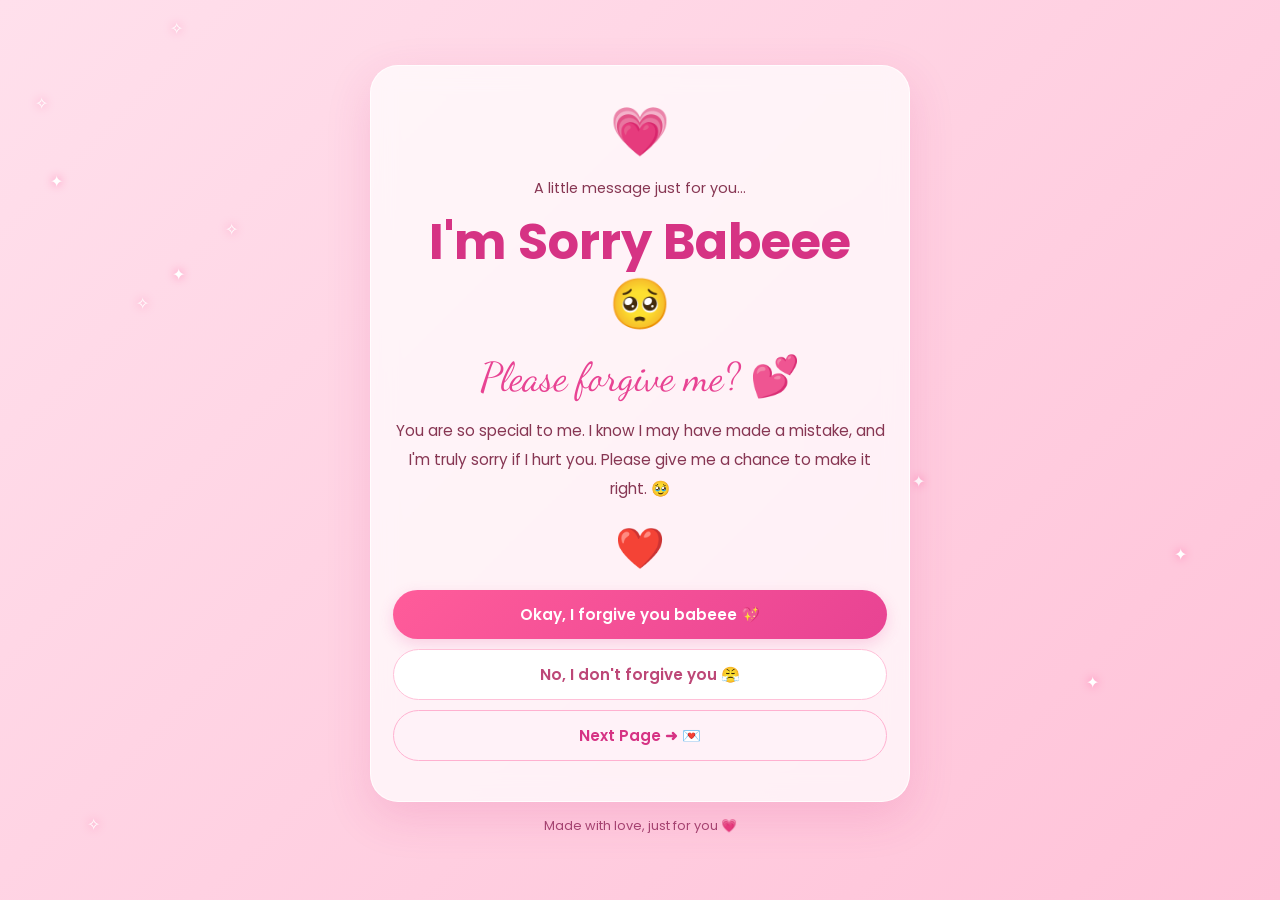
<file: index.html>
<!DOCTYPE html>
<html lang="en">
<head>
    <meta charset="UTF-8">
    <meta name="viewport" content="width=device-width, initial-scale=1.0">
    <title>I'm Sorry Babeee 💗</title>
    <link rel="stylesheet" href="style.css">
</head>
<body>

    <main class="container">
        <section class="card page-content">

            <div class="top-heart">💗</div>

            <p class="small-text">A little message just for you...</p>

            <h1>I'm Sorry Babeee 🥺</h1>

            <p class="love-text">Please forgive me? 💕</p>

            <p class="message">
                You are so special to me.
                I know I may have made a mistake,
                and I'm truly sorry if I hurt you.
                Please give me a chance to make it right. 🥹
            </p>

            <div class="big-heart">❤️</div>

            <!-- OPTION 1 -->
            <button id="yesBtn" class="yes-btn">
                Okay, I forgive you babeee 💖
            </button>

            <!-- OPTION 2 -->
            <button id="noBtn" class="no-btn">
                No, I don't forgive you 😤
            </button>

            <!-- FORGIVEN MESSAGE -->
            <div id="yesMessage" class="result-message" hidden>
                <h2>YAYYYY! 🥹💗</h2>
                <p>Thank you, babeee! Sending you the biggest hug! 🤗</p>
                <p>I promise I'll try to do better. 💕</p>
                <div class="result-emoji">😘💋💖</div>
            </div>

            <a class="btn back-link" href="page2.html">
                Next Page ➜ 💌
            </a>

        </section>

        <footer>Made with love, just for you 💗</footer>
    </main>


    <!-- POPUP FOR THE NO BUTTON -->
    <div id="sorryModal" class="modal" hidden>
        <div class="modal-box">

            <button id="closeModal" class="close-btn"
                    aria-label="Close popup">×</button>

            <div class="modal-heart">🥺💗</div>

            <h2>Waittt babeee! 😭</h2>

            <p class="popup-text">
                Please don't say nooo! 🥹💕
                <br>
                Look at these memories...
                I just want to see you smile again.
            </p>

            <!-- PHOTO 1: CHANGE THIS FILE NAME -->
          <img
    class="popup-photo"
    src="kr de naaa.jpg"
    alt="Our special memory"
>

            <p class="popup-caption">
                One of my favourite memories with you 💖
            </p>

            
            <p class="popup-text">
                You're important to me, babeee.
                I'm sorry, and whenever you're ready,
                I'd love to make things right. 💌
            </p>

            <button id="tryAgainBtn" class="yes-btn">
                Okay, let me think 🥺💗
            </button>

            <button id="closeBtn" class="no-popup-btn">
                Close popup
            </button>

        </div>
    </div>

    <script src="script.js"></script>
</body>
</html>
</file>
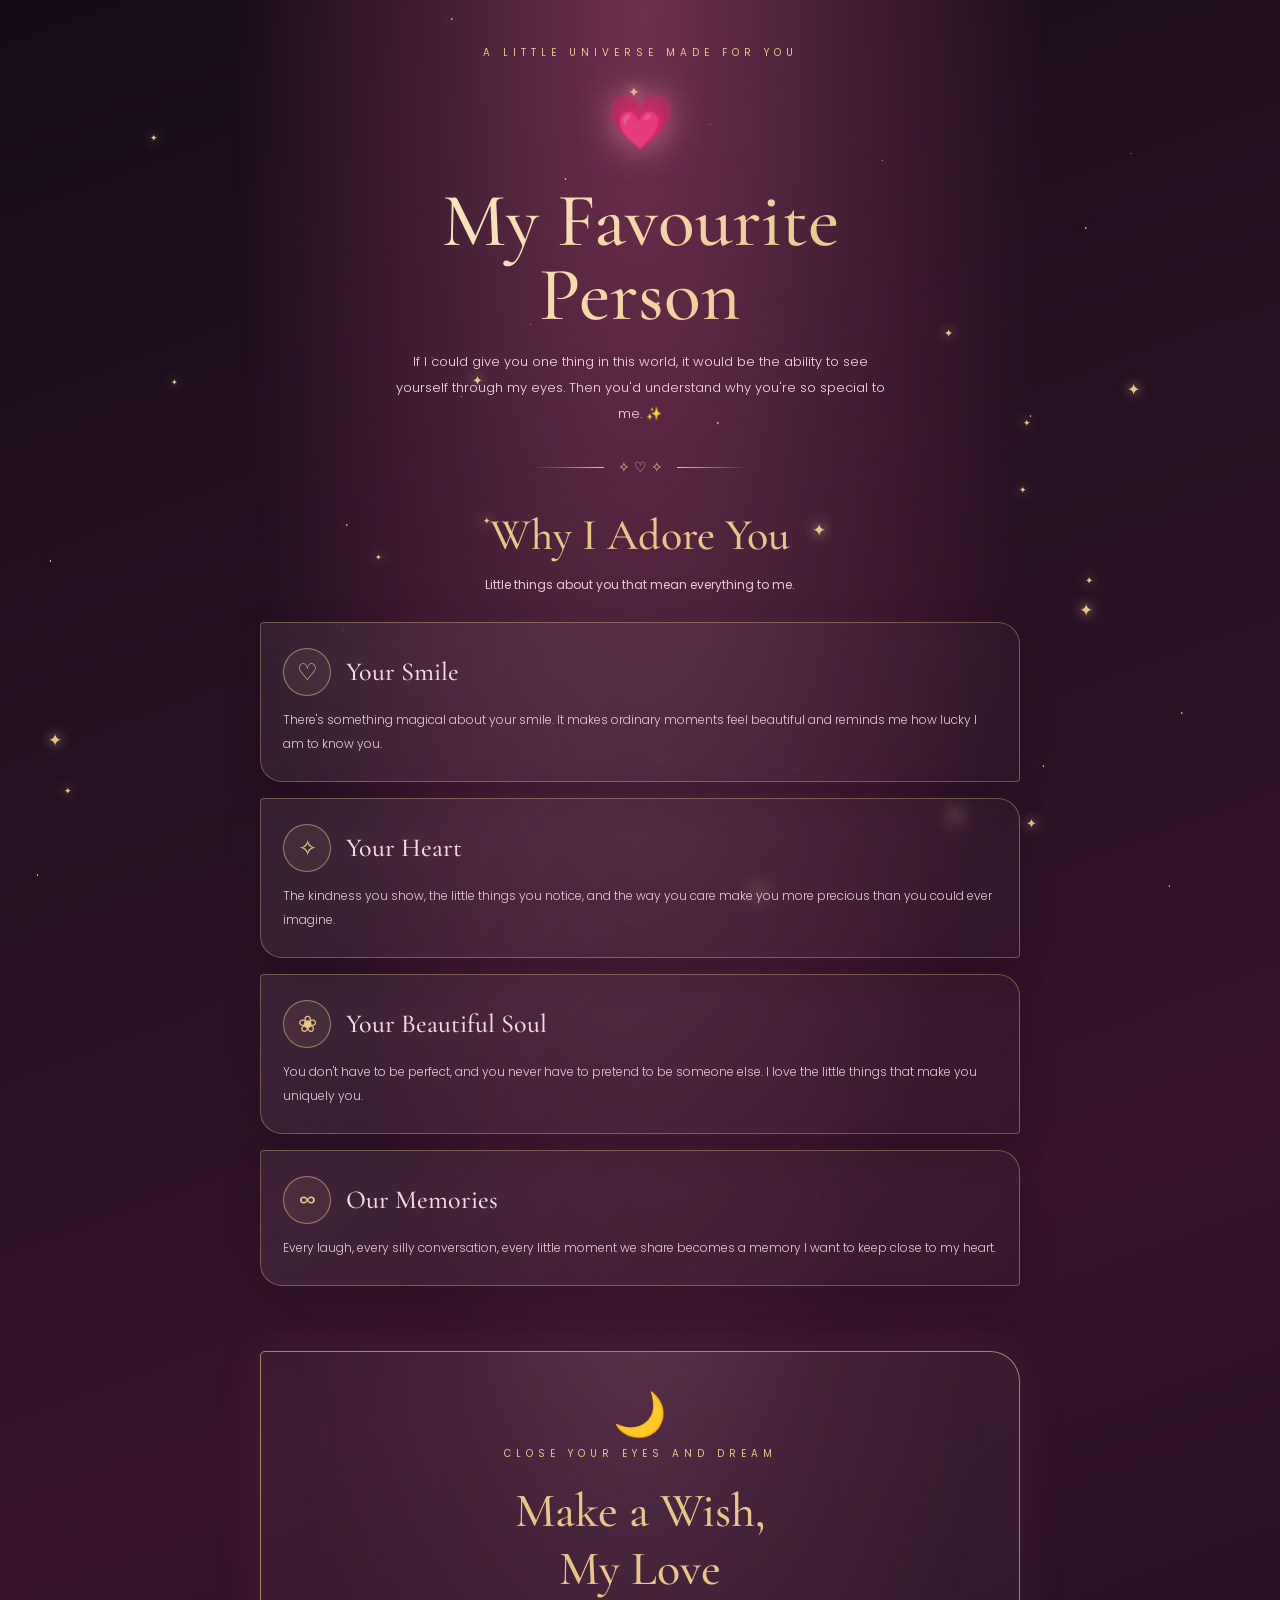
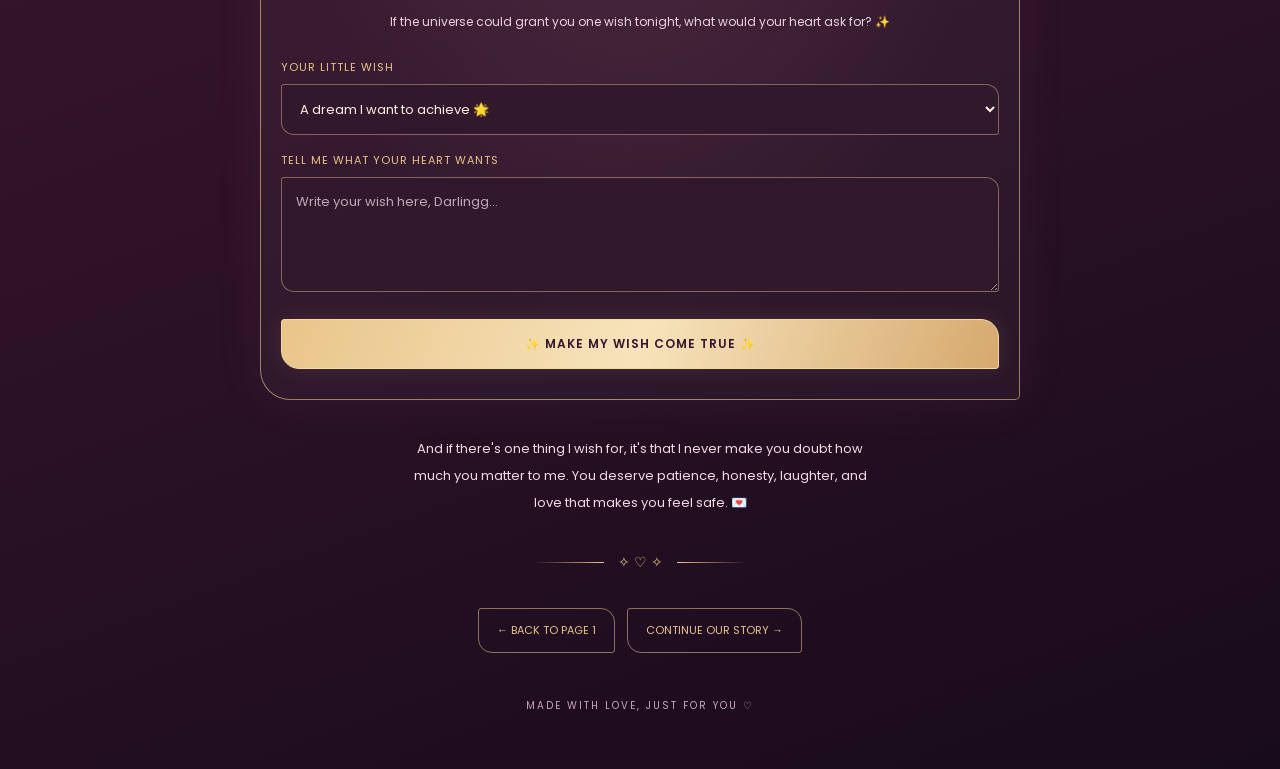
<file: page2.html>
<!DOCTYPE html>
<html lang="en">
<head>
  <meta charset="UTF-8">
  <meta name="viewport" content="width=device-width, initial-scale=1.0">
  <meta name="theme-color" content="#270e20">
  <title>For My Favourite Person ✨</title>

  <style>
    @import url('https://fonts.googleapis.com/css2?family=Cormorant+Garamond:wght@400;500;600;700&family=Poppins:wght@300;400;500;600&display=swap');

    :root {
      --gold: #e9c58a;
      --rose: #d68caa;
      --cream: #fff0dc;
      --dark: #270e20;
    }

    * {
      box-sizing: border-box;
    }

    html {
      scroll-behavior: smooth;
    }

    body {
      margin: 0;
      min-height: 100vh;
      overflow-x: hidden;
      background:
        radial-gradient(ellipse at 50% 0%, #6e304f 0%, transparent 45%),
        linear-gradient(160deg, #160b18, #35142c 55%, #180b1b);
      color: var(--cream);
      font-family: 'Poppins', sans-serif;
      text-align: center;
    }

    #particles {
      position: fixed;
      inset: 0;
      width: 100%;
      height: 100%;
      pointer-events: none;
      z-index: 0;
      overflow: hidden;
    }

    .sparkle {
      position: absolute;
      color: var(--gold);
      animation: twinkle ease-in-out infinite alternate;
      text-shadow: 0 0 12px #f9dba5;
    }

    .page {
      position: relative;
      z-index: 1;
      width: min(100% - 30px, 760px);
      margin: auto;
      padding: 45px 0 55px;
    }

    .eyebrow {
      color: var(--gold);
      font-size: 10px;
      letter-spacing: 5px;
      text-transform: uppercase;
      margin-bottom: 20px;
    }

    .hero-heart {
      display: inline-block;
      font-size: 54px;
      filter: drop-shadow(0 0 18px #e875a0);
      animation: heartbeat 2s infinite;
    }

    h1, h2, h3 {
      font-family: 'Cormorant Garamond', Georgia, serif;
      font-weight: 500;
    }

    h1 {
      font-size: clamp(43px, 9vw, 76px);
      line-height: 0.98;
      margin: 22px 0 16px;
      background: linear-gradient(110deg, #fff2d4, #e9c58a, #fff6e8, #cf91b0);
      background-size: 250% auto;
      color: transparent;
      -webkit-background-clip: text;
      background-clip: text;
      animation: goldShimmer 6s linear infinite;
    }

    .intro {
      max-width: 500px;
      margin: 0 auto;
      color: #f2dce7;
      font-size: 13px;
      line-height: 2;
      font-weight: 300;
    }

    .ornament {
      display: flex;
      justify-content: center;
      align-items: center;
      gap: 14px;
      color: var(--gold);
      margin: 30px 0;
      font-size: 14px;
    }

    .ornament::before,
    .ornament::after {
      content: "";
      height: 1px;
      width: 70px;
      background: linear-gradient(90deg, transparent, var(--gold));
    }

    .ornament::after {
      transform: rotate(180deg);
    }

    .section-title {
      font-size: clamp(32px, 7vw, 44px);
      color: var(--gold);
      margin: 12px 0;
    }

    .section-subtitle {
      color: #e6cbd9;
      font-size: 12px;
      line-height: 1.9;
      margin: 0 auto 25px;
    }

    .reason-card {
      position: relative;
      padding: 25px 22px;
      margin: 16px 0;
      text-align: left;
      border: 1px solid rgba(233, 197, 138, 0.36);
      border-radius: 4px 22px 4px 22px;
      background: linear-gradient(
        135deg,
        rgba(255,255,255,0.075),
        rgba(255,255,255,0.018)
      );
      box-shadow: 0 12px 38px rgba(0,0,0,0.14);
      backdrop-filter: blur(8px);
      opacity: 0;
      transform: translateY(24px);
      transition: opacity 0.8s, transform 0.8s, border-color 0.3s;
    }

    .reason-card.visible {
      opacity: 1;
      transform: translateY(0);
    }

    .reason-card:hover {
      border-color: var(--gold);
    }

    .card-top {
      display: flex;
      align-items: center;
      gap: 15px;
      margin-bottom: 12px;
    }

    .card-icon {
      display: grid;
      place-items: center;
      width: 48px;
      height: 48px;
      flex-shrink: 0;
      border: 1px solid rgba(233,197,138,0.55);
      border-radius: 50%;
      color: var(--gold);
      font-size: 23px;
      background: rgba(233,197,138,0.07);
    }

    .reason-card h3 {
      color: #f4d7e5;
      font-size: 26px;
      margin: 0;
    }

    .reason-card p {
      color: #e6ceda;
      font-size: 12px;
      line-height: 2;
      font-weight: 300;
      margin: 0;
    }

    .wish-section {
      margin-top: 65px;
      padding: 30px 20px;
      border: 1px solid rgba(233,197,138,0.6);
      background:
        radial-gradient(ellipse at 50% 0%, rgba(214,140,170,0.15), transparent 65%),
        rgba(255,255,255,0.035);
      box-shadow: 0 0 50px rgba(214,140,170,0.08);
      border-radius: 5px 30px 5px 30px;
    }

    .wish-moon {
      font-size: 43px;
      display: inline-block;
      animation: moonGlow 3s ease-in-out infinite;
    }

    .wish-section h2 {
      font-size: clamp(35px, 8vw, 48px);
      color: var(--gold);
      margin: 10px 0;
    }

    .wish-section > p {
      font-size: 12px;
      line-height: 2;
      color: #e9d3df;
    }

    .wish-form {
      text-align: left;
      margin-top: 25px;
    }

    .wish-form label {
      display: block;
      margin: 17px 0 8px;
      color: var(--gold);
      font-size: 11px;
      letter-spacing: 1px;
    }

    select, textarea {
      width: 100%;
      padding: 14px;
      border: 1px solid rgba(233,197,138,0.45);
      border-radius: 3px 13px 3px 13px;
      background: #32182d;
      color: #fff0dc;
      font: inherit;
      font-size: 13px;
      outline: none;
    }

    select:focus, textarea:focus {
      border-color: var(--gold);
      box-shadow: 0 0 15px rgba(233,197,138,0.12);
    }

    textarea {
      resize: vertical;
      min-height: 115px;
    }

    textarea::placeholder {
      color: #c3a6b8;
    }

    .lux-button {
      display: inline-block;
      width: 100%;
      padding: 15px 18px;
      margin-top: 20px;
      border: 1px solid #f4d9a4;
      border-radius: 3px 18px 3px 18px;
      background: linear-gradient(110deg, #e9c58a, #f7e3bb, #d6a96e);
      color: #35152b;
      font-family: 'Poppins', sans-serif;
      font-size: 12px;
      font-weight: 600;
      letter-spacing: 1px;
      cursor: pointer;
      box-shadow: 0 0 22px rgba(233,197,138,0.12);
      transition: transform 0.25s, box-shadow 0.25s;
    }

    .lux-button:hover {
      transform: translateY(-2px);
      box-shadow: 0 0 28px rgba(233,197,138,0.25);
    }

    .wish-result {
      display: none;
      margin-top: 25px;
      padding: 22px 16px;
      border: 1px solid rgba(233,197,138,0.45);
      background: rgba(0,0,0,0.14);
      animation: reveal 0.8s ease both;
    }

    .wish-result.show {
      display: block;
    }

    .wish-result h3 {
      color: var(--gold);
      font-size: 30px;
      margin: 0 0 12px;
    }

    #displayWish {
      white-space: pre-wrap;
      overflow-wrap: anywhere;
      color: #fff0dc;
      font-size: 13px;
      line-height: 1.9;
    }

    .love-message {
      color: #f3d9e5;
      font-size: 13px;
      line-height: 2.1;
      margin: 35px auto;
      max-width: 470px;
    }

    .signature {
      font-family: 'Cormorant Garamond', Georgia, serif;
      font-size: 30px;
      color: var(--gold);
      font-style: italic;
    }

    .navigation {
      display: flex;
      gap: 12px;
      flex-wrap: wrap;
      justify-content: center;
      margin-top: 35px;
    }

    .nav-link {
      display: inline-block;
      padding: 13px 18px;
      text-decoration: none;
      color: var(--gold);
      border: 1px solid rgba(233,197,138,0.55);
      font-size: 11px;
      border-radius: 3px 14px 3px 14px;
      transition: background 0.3s, color 0.3s;
    }

    .nav-link:hover {
      background: var(--gold);
      color: var(--dark);
    }

    .footer {
      margin-top: 45px;
      color: #c6a7ba;
      font-size: 10px;
      letter-spacing: 2px;
    }

    @keyframes heartbeat {
      0%, 100% { transform: scale(1); }
      50% { transform: scale(1.13); }
    }

    @keyframes goldShimmer {
      to { background-position: 250% center; }
    }

    @keyframes twinkle {
      from { opacity: 0.15; transform: scale(0.7) rotate(0); }
      to { opacity: 0.9; transform: scale(1.3) rotate(45deg); }
    }

    @keyframes moonGlow {
      0%, 100% { filter: drop-shadow(0 0 5px #e9c58a); }
      50% { filter: drop-shadow(0 0 22px #e9c58a); }
    }

    @keyframes reveal {
      from { opacity: 0; transform: translateY(15px) scale(0.97); }
      to { opacity: 1; transform: translateY(0) scale(1); }
    }

    @media (max-width: 480px) {
      .page {
        width: min(100% - 24px, 760px);
        padding-top: 35px;
      }

      .eyebrow {
        letter-spacing: 3px;
        font-size: 9px;
      }

      .reason-card {
        padding: 20px 16px;
      }

      .reason-card h3 {
        font-size: 23px;
      }

      .wish-section {
        padding: 25px 15px;
        margin-top: 45px;
      }

      .navigation {
        flex-direction: column;
      }

      .nav-link {
        width: 100%;
      }
    }

    @media (prefers-reduced-motion: reduce) {
      *, *::before, *::after {
        animation: none !important;
        scroll-behavior: auto !important;
        transition: none !important;
      }

      .reason-card {
        opacity: 1;
        transform: none;
      }
    }

  
/* Star-to-universe wish animation */
.wish-universe {
  display: none;
  position: fixed;
  inset: 0;
  z-index: 9999;
  background: radial-gradient(circle, #30104b, #090014 75%);
  align-items: center;
  justify-content: center;
  flex-direction: column;
  overflow: hidden;
}

.wish-universe.active {
  display: flex;
  animation: universeAppear 1s ease;
}

.wish-galaxy {
    
.wish-universe .sparkle {
  position: absolute;
  width: 4px;
  height: 4px;
  background: #fff4bd;
  border-radius: 50%;
  box-shadow: 0 0 10px #ffd875, 0 0 20px #ff9bea;
  animation: sparkleFloat 2s ease-in-out infinite alternate;
}

@keyframes sparkleFloat {
  from {
    opacity: 0.2;
    transform: scale(0.5) translateY(10px);
  }
  to {
    opacity: 1;
    transform: scale(1.8) translateY(-20px);
  }
}

  width: 30px;
  height: 30px;
  border-radius: 50%;
  background: white;
  box-shadow: 0 0 20px #fff, 0 0 60px #ffb6f9;
  animation: galaxyExpand 3s ease forwards;
}

.universe-caption {
  color: #ffe6a8;
  font-size: 22px;
  text-align: center;
  margin: 25px;
  opacity: 0;
  animation: captionAppear 1s ease 2s forwards;
}

@keyframes universeAppear {
  from { opacity: 0; }
  to { opacity: 1; }
}

@keyframes galaxyExpand {
  0% { transform: scale(1); }
  50% { transform: scale(8); }
  100% { transform: scale(15); opacity: 0.2; }
}

@keyframes captionAppear {
  to { opacity: 1; }
}

</style>
</head>

<body>
  <div id="particles" aria-hidden="true"></div>

  <main class="page">
    <div class="eyebrow">A little universe made for you</div>

    <div class="hero-heart">💗</div>

    <h1>My Favourite<br>Person</h1>

    <p class="intro">
      If I could give you one thing in this world,
      it would be the ability to see yourself through my eyes.
      Then you'd understand why you're so special to me. ✨
    </p>

    <div class="ornament">✧ ♡ ✧</div>

    <h2 class="section-title">Why I Adore You</h2>
    <p class="section-subtitle">
      Little things about you that mean everything to me.
    </p>

    <section class="reason-card">
      <div class="card-top">
        <div class="card-icon">♡</div>
        <h3>Your Smile</h3>
      </div>
      <p>
        There's something magical about your smile.
        It makes ordinary moments feel beautiful
        and reminds me how lucky I am to know you.
      </p>
    </section>

    <section class="reason-card">
      <div class="card-top">
        <div class="card-icon">✧</div>
        <h3>Your Heart</h3>
      </div>
      <p>
        The kindness you show, the little things you notice,
        and the way you care make you more precious
        than you could ever imagine.
      </p>
    </section>

    <section class="reason-card">
      <div class="card-top">
        <div class="card-icon">❀</div>
        <h3>Your Beautiful Soul</h3>
      </div>
      <p>
        You don't have to be perfect, and you never have
        to pretend to be someone else. I love the little
        things that make you uniquely you.
      </p>
    </section>

    <section class="reason-card">
      <div class="card-top">
        <div class="card-icon">∞</div>
        <h3>Our Memories</h3>
      </div>
      <p>
        Every laugh, every silly conversation, every
        little moment we share becomes a memory
        I want to keep close to my heart.
      </p>
    </section>

    <section class="wish-section" id="make-a-wish">
      <div class="wish-moon">🌙</div>
      <div class="eyebrow">Close your eyes and dream</div>

      <h2>Make a Wish,<br>My Love</h2>

      <p>
        If the universe could grant you one wish tonight,
        what would your heart ask for? ✨
      </p>

      <form class="wish-form" id="wishForm">
        <label for="wishType">YOUR LITTLE WISH</label>
        <select id="wishType">
          <option value="dream">A dream I want to achieve 🌟</option>
          <option value="love">Something for our love 💗</option>
          <option value="happiness">A little more happiness 🦋</option>
          <option value="surprise">A secret wish 🤫</option>
        </select>

        <label for="wishText">TELL ME WHAT YOUR HEART WANTS</label>
        <textarea
          id="wishText"
          maxlength="500"
          placeholder="Write your wish here, Darlingg..."
          required
        ></textarea>

        <button class="lux-button" type="submit">
          ✨ MAKE MY WISH COME TRUE ✨
        </button>
      </form>
      
<div class="wish-universe" id="wishUniverse" aria-hidden="true">
  <div class="universe-message">YOUR WISH IS TRAVELLING TO THE UNIVERSE ✨</div>
  <div class="wish-galaxy">
    <div class="galaxy-ring"></div>
    <div class="wish-star">★</div>
    <div class="wish-trail"></div>
  </div>
  <p class="universe-caption">May the universe hear your heart... 💫</p>
</div>
   
      <div class="wish-result" id="wishResult" aria-live="polite">
        <h3>Your Wish Is Beautiful 💖</h3>
        <p id="displayWish"></p>
        <p id="wishPromise">
          I hope life brings you beautiful surprises,
          little reasons to smile, and all the happiness
          your heart deserves. ✨
        </p>
        <div class="signature">With all my love ♡</div>
      </div>
    </section>

    <p class="love-message">
      And if there's one thing I wish for, it's that
      I never make you doubt how much you matter to me.
      You deserve patience, honesty, laughter, and love
      that makes you feel safe. 💌
    </p>

    <div class="ornament">✧ ♡ ✧</div>

    <div class="navigation">
      <a class="nav-link" href="index.html">← BACK TO PAGE 1</a>
      <a class="nav-link" href="page3.html">CONTINUE OUR STORY →</a>
    </div>

    <footer class="footer">
      MADE WITH LOVE, JUST FOR YOU ♡
    </footer>
  </main>

  <script>
    // Create gentle, glowing background sparkles.
    const particles = document.getElementById("particles");
    const reducedMotion = window.matchMedia(
      "(prefers-reduced-motion: reduce)"
    ).matches;

    if (!reducedMotion) {
      for (let i = 0; i < 45; i++) {
        const sparkle = document.createElement("span");
        sparkle.className = "sparkle";
        sparkle.textContent = Math.random() > 0.5 ? "✦" : "·";
        sparkle.style.left = Math.random() * 100 + "%";
        sparkle.style.top = Math.random() * 100 + "%";
        sparkle.style.fontSize = (7 + Math.random() * 12) + "px";
        sparkle.style.animationDuration = (2 + Math.random() * 4) + "s";
        sparkle.style.animationDelay = Math.random() * 4 + "s";
        particles.appendChild(sparkle);
      }
    }

    // Reveal each reason card as it enters view.
    const cards = document.querySelectorAll(".reason-card");

    if ("IntersectionObserver" in window && !reducedMotion) {
      const observer = new IntersectionObserver((entries) => {
        entries.forEach((entry) => {
          if (entry.isIntersecting) {
            entry.target.classList.add("visible");
            observer.unobserve(entry.target);
          }
        });
      }, { threshold: 0.12 });

      cards.forEach((card, index) => {
        card.style.transitionDelay = (index * 100) + "ms";
        observer.observe(card);
      });
    } else {
      cards.forEach(card => card.classList.add("visible"));
    }

    // Show her wish as a little romantic surprise.
    const wishForm = document.getElementById("wishForm");
    const wishText = document.getElementById("wishText");
    const wishType = document.getElementById("wishType");
    const wishResult = document.getElementById("wishResult");
    const displayWish = document.getElementById("displayWish");
    const wishPromise = document.getElementById("wishPromise");

    const promises = {
      dream: "May you have the courage to chase your dreams, the strength to keep going, and a thousand reasons to be proud of yourself. 🌟",
      love: "May our love grow with kindness, honesty, patience, and countless beautiful memories. 💗",
      happiness: "May your days hold unexpected joy, peaceful moments, genuine laughter, and all the little things that make you happy. 🦋",
      surprise: "Some wishes are too special for words. I hope a beautiful surprise finds its way to you when you least expect it. 🤫"
    };

   
wishForm.addEventListener("submit", function(event) {
  event.preventDefault();

  const wish = wishText.value.trim();
  if (!wish) {
    wishText.focus();
    return;
  }

  displayWish.textContent = "“" + wish + "”";
  wishPromise.textContent = promises[wishType.value];

  // Show the wish result
  wishResult.classList.remove("show");
  void wishResult.offsetWidth;
  wishResult.classList.add("show");

  // Create the universe animation
  const universe = document.getElementById("wishUniverse");

  if (universe) {
    universe.replaceChildren();

    const star = document.createElement("div");
    star.className = "wish-galaxy";
    universe.appendChild(star);
    
for (let i = 0; i < 45; i++) {
  const sparkle = document.createElement("span");
  sparkle.className = "sparkle";
  sparkle.style.left = Math.random() * 100 + "%";
  sparkle.style.top = Math.random() * 100 + "%";
  sparkle.style.animationDelay = Math.random() * 2 + "s";
  universe.appendChild(sparkle);
}


    const caption = document.createElement("div");
    caption.className = "universe-caption";
    caption.textContent = "Your wish is travelling to the universe ✨💖";
    universe.appendChild(caption);

    universe.classList.add("active");

    // Hide the animation after 4 seconds
    setTimeout(function() {
      universe.classList.remove("active");
      universe.replaceChildren();
    }, 4000);
  }

  wishResult.scrollIntoView({
    behavior: reducedMotion ? "auto" : "smooth",
    block: "center"
  });
});

  
const wishUniverse = document.getElementById("wishUniverse");

if (wishUniverse) {
  wishUniverse.addEventListener("click", function () {
    wishUniverse.classList.remove("active");
  });
}

  </script>
</body>
</html>
</file>
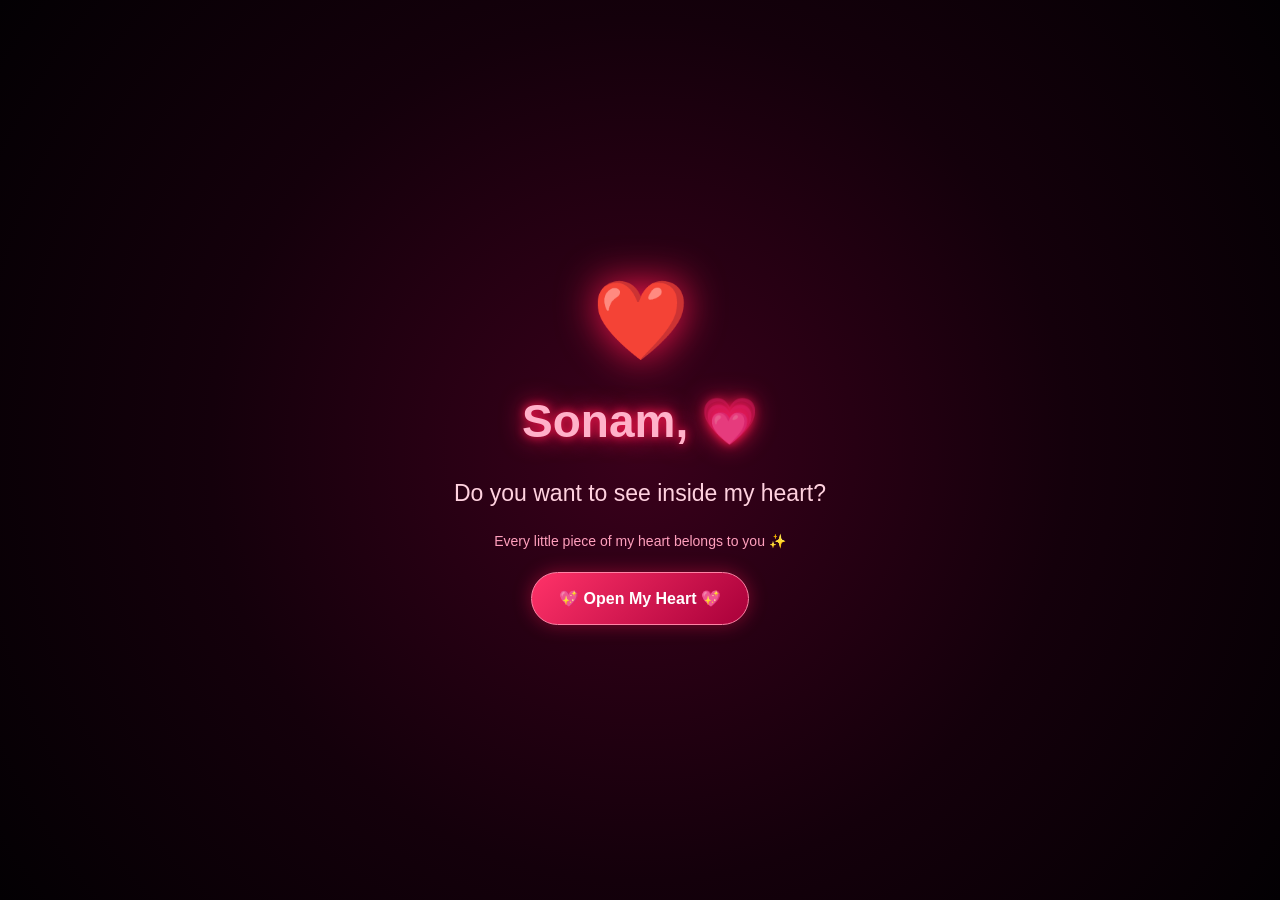
<file: page4.html>
<!DOCTYPE html>
<html lang="en">
<head>
  <meta charset="UTF-8">
  <meta name="viewport" content="width=device-width, initial-scale=1.0">
  <title>My Heart Is Only Yours, Sonam ❤️</title>

  <style>
    * {
      margin: 0;
      padding: 0;
      box-sizing: border-box;
    }

    body {
      min-height: 100vh;
      background: radial-gradient(ellipse at center, #300014 0%, #100008 60%, #000 100%);
      color: white;
      font-family: Arial, sans-serif;
      display: flex;
      flex-direction: column;
      align-items: center;
      justify-content: center;
      padding: 18px 8px 25px;
      overflow-x: hidden;
    }

    h1 {
      color: #ffb1c9;
      text-align: center;
      font-size: clamp(25px, 5vw, 38px);
      text-shadow: 0 0 10px #ff174f, 0 0 25px #ff174f;
      margin: 8px 0;
    }

    .subtitle {
      color: #ffd0df;
      text-align: center;
      font-size: 13px;
      margin-bottom: 5px;
    }

    canvas {
      width: min(96vw, 620px);
      height: min(58vh, 470px);
      min-height: 270px;
      display: block;
      visibility: hidden;
    }

    .love-message {
      max-width: 460px;
      text-align: center;
      color: #ffd4e1;
      line-height: 1.8;
      font-size: 14px;
      padding: 0 12px;
      margin: 0 0 18px;
      text-shadow: 0 0 8px #ff174f66;
      visibility: hidden;
    }

    .buttons {
      display: flex;
      flex-wrap: wrap;
      justify-content: center;
      gap: 12px;
      visibility: hidden;
    }

    button {
      padding: 13px 21px;
      border: 1px solid #ff83a5;
      border-radius: 30px;
      color: white;
      font-size: 14px;
      font-weight: bold;
      background: linear-gradient(135deg, #ff3268, #a9003a);
      box-shadow: 0 0 18px #ff174f66;
      cursor: pointer;
      transition: transform .2s, box-shadow .2s;
    }

    button:hover {
      transform: translateY(-2px);
      box-shadow: 0 0 25px #ff174faa;
    }

    .back {
      background: transparent;
    }

    /* Opening surprise screen */
    #intro {
      position: fixed;
      inset: 0;
      z-index: 10;
      display: flex;
      flex-direction: column;
      align-items: center;
      justify-content: center;
      gap: 20px;
      padding: 25px;
      text-align: center;
      background: radial-gradient(circle at center, #3a001b, #14000b 55%, #030003);
      transition: opacity 1s ease;
      overflow: hidden;
    }

    #intro h1 {
      font-size: clamp(30px, 7vw, 46px);
    }

    #intro p {
      color: #ffd1df;
      font-size: clamp(17px, 4vw, 23px);
      line-height: 1.5;
    }

    #intro .small {
      color: #ff9fbd;
      font-size: 14px;
    }

    .intro-heart {
      font-size: 78px;
      filter: drop-shadow(0 0 20px #ff174f);
      animation: heartbeat 1.2s infinite;
    }

    @keyframes heartbeat {
      0%, 100% { transform: scale(1); }
      50% { transform: scale(1.16); }
    }

    .floating-heart {
      position: absolute;
      bottom: -35px;
      color: #ff507f;
      opacity: 0;
      pointer-events: none;
      animation: floatUp 7s linear infinite;
    }

    @keyframes floatUp {
      0% {
        transform: translateY(0) rotate(0deg);
        opacity: 0;
      }
      15% { opacity: .7; }
      85% { opacity: .5; }
      100% {
        transform: translateY(-110vh) rotate(35deg);
        opacity: 0;
      }
    }

    #openHeart {
      padding: 16px 27px;
      font-size: 16px;
      animation: buttonGlow 2s infinite alternate;
    }

    @keyframes buttonGlow {
      from { box-shadow: 0 0 12px #ff174f55; }
      to { box-shadow: 0 0 30px #ff174f; }
    }

    @media (max-width: 480px) {
      canvas {
        width: 96vw;
        height: 48vh;
        min-height: 260px;
      }

      .love-message {
        font-size: 13px;
      }
    }
  </style>
</head>

<body>

  <!-- FIRST SCREEN -->
  <section id="intro">
    <div class="intro-heart">❤️</div>

    <h1>Sonam, 💗</h1>

    <p>Do you want to see inside my heart?</p>

    <p class="small">
      Every little piece of my heart belongs to you ✨
    </p>

    <button id="openHeart">💖 Open My Heart 💖</button>
  </section>

  <!-- HEART SCREEN -->
  <h1 id="heartTitle">My Heart Is Only Yours ❤️</h1>

  <p class="subtitle" id="subtitle">
    Every word, every beat, every part of my heart is YOU, Sonam. ✨
  </p>

  <canvas id="heart"></canvas>

  <p class="love-message" id="loveMessage">
    Sonam, my heart is filled with you and you only. ❤️<br>
    There is no one else I want in this little world of mine.<br>
    Every heartbeat whispers your name.<br>
    You are my favourite person, my happiness, my everything.<br>
    I'm sorry for the moments I hurt you.<br>
    If my heart could speak, it would say only one name: SONAM. 💗<br>
    <strong>YOU AND ONLY YOU. ALWAYS. FOREVER. ❤️</strong>
  </p>

  <div class="buttons" id="buttons">
    <button id="replay">💗 Replay My Heart</button>

    <button class="back" onclick="location.href='page3.html'">
      ← Back to Memories
    </button>
  </div>

  <script>
    const canvas = document.getElementById("heart");
    const ctx = canvas.getContext("2d");

    const intro = document.getElementById("intro");
    const openHeartButton = document.getElementById("openHeart");

    const heartTitle = document.getElementById("heartTitle");
    const subtitle = document.getElementById("subtitle");
    const loveMessage = document.getElementById("loveMessage");
    const buttons = document.getElementById("buttons");

    // Love messages that fill the heart.
    const phrases = [
      "MY HEART IS FILLED WITH YOU",
      "YOU AND ONLY YOU SONAM",
      "MY HEART BELONGS TO YOU",
      "ONLY YOU LIVE IN MY HEART",
      "MY HEART IS FULL OF YOU",
      "SONAM AND ONLY SONAM",
      "THERE IS ONLY YOU",
      "MY HEART BEATS FOR YOU",
      "YOU ARE MY EVERYTHING",
      "MY HEART CHOOSES YOU",
      "ONLY YOU FOREVER",
      "MY LOVE IS ONLY YOURS",
      "MY HEART IS YOURS",
      "NO ONE BUT YOU",
      "YOU FILL MY WHOLE HEART",
      "MY WORLD IS YOU",
      "YOU ARE MY ONE AND ONLY",
      "MY HEART HAS ONLY YOU",
      "EVERY BEAT SAYS YOUR NAME",
      "YOU ARE MY FOREVER",
      "ALL MY LOVE IS YOURS",
      "MY HEART IS FULL OF SONAM",
      "SONAM YOU ARE MY EVERYTHING",
      "ONLY YOU IN MY HEART",
      "YOU AND ME FOREVER",
      "MY HEART IS YOUR HOME",
      "MY SOUL CHOOSES YOU",
      "I LOVE ONLY YOU",
      "YOU ARE MY HAPPINESS",
      "MY HEART IS FILLED WITH YOU",
      "TUM HI MERA PYAAR HO",
      "MERA DIL SIRF TUMHARA HAI",
      "SIRF TUM SONAM",
      "TUM HI MERI DUNIYA HO",
      "MERA DIL TUMSE BHARA HAI",
      "TE AMO SOLO A TI",
      "MON COEUR EST À TOI",
      "MI CORAZON ES TUYO",
      "JE T'AIME SONAM",
      "ICH LIEBE DICH",
      "MY HEART IS FILLED WITH YOU",
      "YOU AND ONLY YOU",
      "SONAM ❤️ SONAM ❤️ SONAM",
      "ONLY YOU, ALWAYS YOU",
      "YOU ARE MY ONE AND ONLY",
      "MY HEART HAS NO OTHER",
      "YOU ARE MY TODAY AND TOMORROW",
      "MY HEART IS FILLED WITH YOU"
    ];

    let width = 0;
    let height = 0;
    let dpr = 1;
    let heartPath = new Path2D();
    let scale = 1;
    let centerX = 0;
    let centerY = 0;
    let animationId = 0;
    let startTime = 0;
    let revealed = false;

    function makeHeartPath() {
      heartPath = new Path2D();

      for (let i = 0; i <= 720; i++) {
        const t = (i / 720) * Math.PI * 2;

        const x = 16 * Math.pow(Math.sin(t), 3);

        const y =
          13 * Math.cos(t) -
          5 * Math.cos(2 * t) -
          2 * Math.cos(3 * t) -
          Math.cos(4 * t);

        const px = centerX + x * scale / 18;
        const py = centerY - y * scale / 18;

        if (i === 0) {
          heartPath.moveTo(px, py);
        } else {
          heartPath.lineTo(px, py);
        }
      }

      heartPath.closePath();
    }

    function resizeCanvas() {
      const rect = canvas.getBoundingClientRect();

      width = rect.width;
      height = rect.height;
      dpr = Math.min(window.devicePixelRatio || 1, 2);

      canvas.width = Math.round(width * dpr);
      canvas.height = Math.round(height * dpr);

      ctx.setTransform(dpr, 0, 0, dpr, 0, 0);

      // Keeps the heart small enough to leave space for sparkles.
      scale = Math.min(width * 0.67, height * 0.67);
      centerX = width / 2;
      centerY = height / 2;

      makeHeartPath();

      if (revealed) {
        replayAnimation();
      }
    }

    function drawHeart(elapsed) {
      ctx.clearRect(0, 0, width, height);

      ctx.save();
      ctx.clip(heartPath);

      const fontSize = Math.max(5.5, Math.min(9, scale * 0.025));
      const lineHeight = fontSize * 1.7;
      const revealDuration = 3.2;

      ctx.font = `bold ${fontSize}px Arial, sans-serif`;
      ctx.textAlign = "center";
      ctx.textBaseline = "middle";

      let row = 0;

      for (
        let y = centerY - scale * 0.98;
        y <= centerY + scale * 0.98;
        y += lineHeight
      ) {
        const totalRows = Math.max(1, (scale * 1.96) / lineHeight);
        const rowDelay = (row / totalRows) * revealDuration;

        const opacity = Math.max(
          0,
          Math.min(1, (elapsed - rowDelay) / 0.18)
        );

        if (opacity > 0) {
          ctx.globalAlpha = opacity;

          let x = -width + (row % 2 ? fontSize * 2 : 0);
          let phraseIndex = row * 3;

          while (x < width * 2) {
            const phrase = phrases[phraseIndex % phrases.length];

            ctx.shadowColor = "#ff174f";
            ctx.shadowBlur = 8;

            if (phraseIndex % 3 === 0) {
              ctx.fillStyle = "#ff315f";
            } else if (phraseIndex % 3 === 1) {
              ctx.fillStyle = "#ff8eae";
            } else {
              ctx.fillStyle = "#ffd0df";
            }

            ctx.fillText(phrase, x, y);

            x += ctx.measureText(phrase).width + fontSize * 1.1;
            phraseIndex++;
          }
        }

        row++;
      }

      ctx.restore();

      // Glowing outline of the heart.
      ctx.save();
      ctx.globalAlpha = Math.min(1, elapsed / 1.5);
      ctx.strokeStyle = "#ff426f";
      ctx.lineWidth = 1.5;
      ctx.shadowColor = "#ff174f";
      ctx.shadowBlur = 18;
      ctx.stroke(heartPath);
      ctx.restore();
    }

    function drawSparkles(elapsed) {
      for (let i = 0; i < 42; i++) {
        const x = (i * 83.17) % width;
        const y = (i * 57.31) % height;

        const twinkle =
          (Math.sin(elapsed * 3.5 + i * 1.7) + 1) / 2;

        const size = 0.6 + twinkle * 1.8;

        ctx.save();
        ctx.globalAlpha = 0.15 + twinkle * 0.85;
        ctx.fillStyle = i % 3 === 0 ? "#ffffff" : "#ff9fbd";
        ctx.shadowColor = "#ff4d85";
        ctx.shadowBlur = 8 + twinkle * 9;

        ctx.beginPath();
        ctx.arc(x, y, size, 0, Math.PI * 2);
        ctx.fill();

        if (i % 5 === 0) {
          ctx.beginPath();
          ctx.moveTo(x, y - size * 3);
          ctx.lineTo(x + size * 0.6, y);
          ctx.lineTo(x, y + size * 3);
          ctx.lineTo(x - size * 0.6, y);
          ctx.closePath();
          ctx.fill();
        }

        ctx.restore();
      }
    }

    function animate(timestamp) {
      if (!startTime) {
        startTime = timestamp;
      }

      const elapsed = (timestamp - startTime) / 1000;

      drawHeart(elapsed);
      drawSparkles(elapsed);

      animationId = requestAnimationFrame(animate);
    }

    function replayAnimation() {
      cancelAnimationFrame(animationId);
      startTime = 0;

      if (revealed) {
        animationId = requestAnimationFrame(animate);
      }
    }

    function addFloatingHearts() {
      for (let i = 0; i < 14; i++) {
        const heart = document.createElement("span");

        heart.className = "floating-heart";
        heart.textContent = i % 2 === 0 ? "♥" : "✦";
        heart.style.left = Math.random() * 100 + "%";
        heart.style.animationDelay = Math.random() * 7 + "s";
        heart.style.animationDuration =
          (5 + Math.random() * 5) + "s";
        heart.style.fontSize =
          (12 + Math.random() * 18) + "px";

        intro.appendChild(heart);
      }
    }

    openHeartButton.addEventListener("click", () => {
      if (revealed) return;

      revealed = true;
      intro.style.opacity = "0";
      intro.style.pointerEvents = "none";

      setTimeout(() => {
        intro.style.display = "none";

        heartTitle.style.visibility = "visible";
        subtitle.style.visibility = "visible";
        canvas.style.visibility = "visible";
        loveMessage.style.visibility = "visible";
        buttons.style.visibility = "visible";

        resizeCanvas();
        replayAnimation();
      }, 850);
    });

    document.getElementById("replay").addEventListener("click", () => {
      replayAnimation();
    });

    window.addEventListener("resize", resizeCanvas);

    addFloatingHearts();
    resizeCanvas();

    // Hide the heart and its messages until Sonam opens it.
    heartTitle.style.visibility = "hidden";
    subtitle.style.visibility = "hidden";
    canvas.style.visibility = "hidden";
    loveMessage.style.visibility = "hidden";
    buttons.style.visibility = "hidden";
  </script>

</body>
</html>
</file>
<file: style.css>
@import url('https://fonts.googleapis.com/css2?family=Poppins:wght@400;500;600;700;800&family=Dancing+Script:wght@500;600;700&display=swap');

* {
    margin: 0;
    padding: 0;
    box-sizing: border-box;
}

[hidden] {
    display: none !important;
}

body {
    min-height: 100vh;
    font-family: 'Poppins', sans-serif;
    color: #873653;
    background: linear-gradient(135deg, #ffe0ec, #ffc2d8, #fff0f5, #ffd6e7);
    background-size: 300% 300%;
    animation: pinkGlow 12s ease infinite;
    overflow-x: hidden;
}

@keyframes pinkGlow {
    0%, 100% { background-position: 0% 50%; }
    50% { background-position: 100% 50%; }
}

.container {
    min-height: 100vh;
    display: flex;
    flex-direction: column;
    align-items: center;
    justify-content: center;
    padding: 25px 15px;
    text-align: center;
}

.card {
    width: 100%;
    max-width: 540px;
    padding: 30px 22px;
    border: 1px solid rgba(255,255,255,.8);
    border-radius: 28px;
    background: rgba(255,255,255,.72);
    box-shadow: 0 15px 45px rgba(214,51,132,.16);
    backdrop-filter: blur(12px);
    position: relative;
    z-index: 2;
}

.top-heart {
    font-size: 48px;
    animation: heartbeat 1.4s infinite;
}

@keyframes heartbeat {
    0%, 100% { transform: scale(1); }
    50% { transform: scale(1.15); }
}

.small-text {
    margin: 10px 0;
    font-size: .9rem;
}

h1 {
    font-size: clamp(2rem, 7vw, 3.1rem);
    line-height: 1.25;
    color: #d63384;
    margin: 12px 0 18px;
}

h2 {
    color: #d63384;
    font-size: 1.6rem;
    margin-bottom: 12px;
}

.love-text {
    font-family: 'Dancing Script', cursive;
    font-size: clamp(1.8rem, 6vw, 2.5rem);
    color: #e84393;
    margin: 15px 0;
}

.message {
    font-size: .96rem;
    line-height: 1.9;
    margin: 15px 0;
}

.big-heart {
    font-size: 40px;
    margin: 12px 0;
    animation: heartbeat 1.3s infinite;
}

button, .btn {
    display: flex;
    justify-content: center;
    align-items: center;
    width: 100%;
    min-height: 48px;
    padding: 13px 16px;
    margin: 10px 0;
    border: none;
    border-radius: 50px;
    font: 600 .95rem 'Poppins', sans-serif;
    text-decoration: none;
    cursor: pointer;
    transition: transform .2s, box-shadow .2s;
    -webkit-tap-highlight-color: transparent;
}

button:hover, .btn:hover {
    transform: translateY(-2px);
    box-shadow: 0 7px 20px rgba(214,51,132,.22);
}

.yes-btn {
    color: white;
    background: linear-gradient(135deg, #ff5c9a, #e84393);
    box-shadow: 0 5px 15px rgba(232,67,147,.2);
}

.no-btn {
    color: #bd4777;
    background: #fff;
    border: 1px solid #ffc0d8;
}

.btn {
    color: #d63384;
    background: #fff2f8;
    border: 1px solid #ffb1d0;
}

.result-message {
    margin-top: 20px;
    padding: 18px;
    border-radius: 20px;
    background: #fff0f7;
    animation: fadeIn .4s ease;
}

.result-message p {
    line-height: 1.8;
    margin: 8px 0;
}

.result-emoji {
    font-size: 32px;
    margin-top: 10px;
}

.modal {
    position: fixed;
    inset: 0;
    z-index: 100;
    display: flex;
    align-items: center;
    justify-content: center;
    padding: 16px;
    background: rgba(85, 30, 56, .62);
    overflow-y: auto;
    animation: fadeIn .25s ease;
}

.modal-box {
    position: relative;
    width: 100%;
    max-width: 440px;
    max-height: 90vh;
    overflow-y: auto;
    padding: 25px 20px;
    border-radius: 26px;
    text-align: center;
    background: linear-gradient(160deg, #fff8fc, #ffe5f0);
    box-shadow: 0 15px 60px rgba(0,0,0,.2);
    animation: popupIn .35s ease;
}

@keyframes popupIn {
    from {
        opacity: 0;
        transform: scale(.85) translateY(15px);
    }
    to {
        opacity: 1;
        transform: scale(1) translateY(0);
    }
}

@keyframes fadeIn {
    from { opacity: 0; }
    to { opacity: 1; }
}

.modal-heart {
    font-size: 40px;
    margin: 8px 0;
}

.popup-text {
    font-size: .93rem;
    line-height: 1.8;
    margin: 12px 0;
}

.popup-photo {
    display: block;
    width: 100%;
    max-height: 270px;
    object-fit: contain;
    background: #ffe6f0;
    border: 3px solid white;
    border-radius: 18px;
    box-shadow: 0 5px 18px rgba(214,51,132,.15);
    margin: 15px auto 8px;
}


.popup-caption {
    font-family: 'Dancing Script', cursive;
    font-size: 1.45rem;
    color: #d63384;
    margin: 10px 0;
}

.close-btn {
    position: sticky;
    top: 0;
    float: right;
    width: 38px;
    min-height: 38px;
    height: 38px;
    padding: 0;
    margin: -8px -5px 0 0;
    border-radius: 50%;
    background: #ffd8e8;
    color: #a52b60;
    font-size: 27px;
    line-height: 1;
}

.no-popup-btn {
    background: white;
    border: 1px solid #ffc0d8;
    color: #bd4777;
}

footer {
    padding: 15px 8px 0;
    color: #a34470;
    font-size: .8rem;
}

.floating-heart, .sparkle {
    position: fixed;
    z-index: 1;
    pointer-events: none;
    user-select: none;
}

.floating-heart {
    bottom: -45px;
    opacity: 0;
    animation: floatUp 9s linear infinite;
}

@keyframes floatUp {
    0% { transform: translateY(0) rotate(0); opacity: 0; }
    12%, 85% { opacity: .7; }
    100% { transform: translateY(-115vh) rotate(360deg); opacity: 0; }
}

.sparkle {
    color: white;
    text-shadow: 0 0 10px #ff69a6;
    animation: twinkle 2s ease-in-out infinite;
}

@keyframes twinkle {
    0%, 100% { opacity: .25; transform: scale(.7); }
    50% { opacity: 1; transform: scale(1.2); }
}

@media (max-width: 480px) {
    .card {
        padding: 25px 17px;
        border-radius: 23px;
    }

    .modal-box {
        padding: 22px 15px;
    }

    .popup-photo {
        max-height: 230px;
    }

    .message {
        font-size: .91rem;
    }
}

@media (prefers-reduced-motion: reduce) {
    *, *::before, *::after {
        animation-duration: .01ms !important;
        animation-iteration-count: 1 !important;
        transition-duration: .01ms !important;
    }
}
</file>
